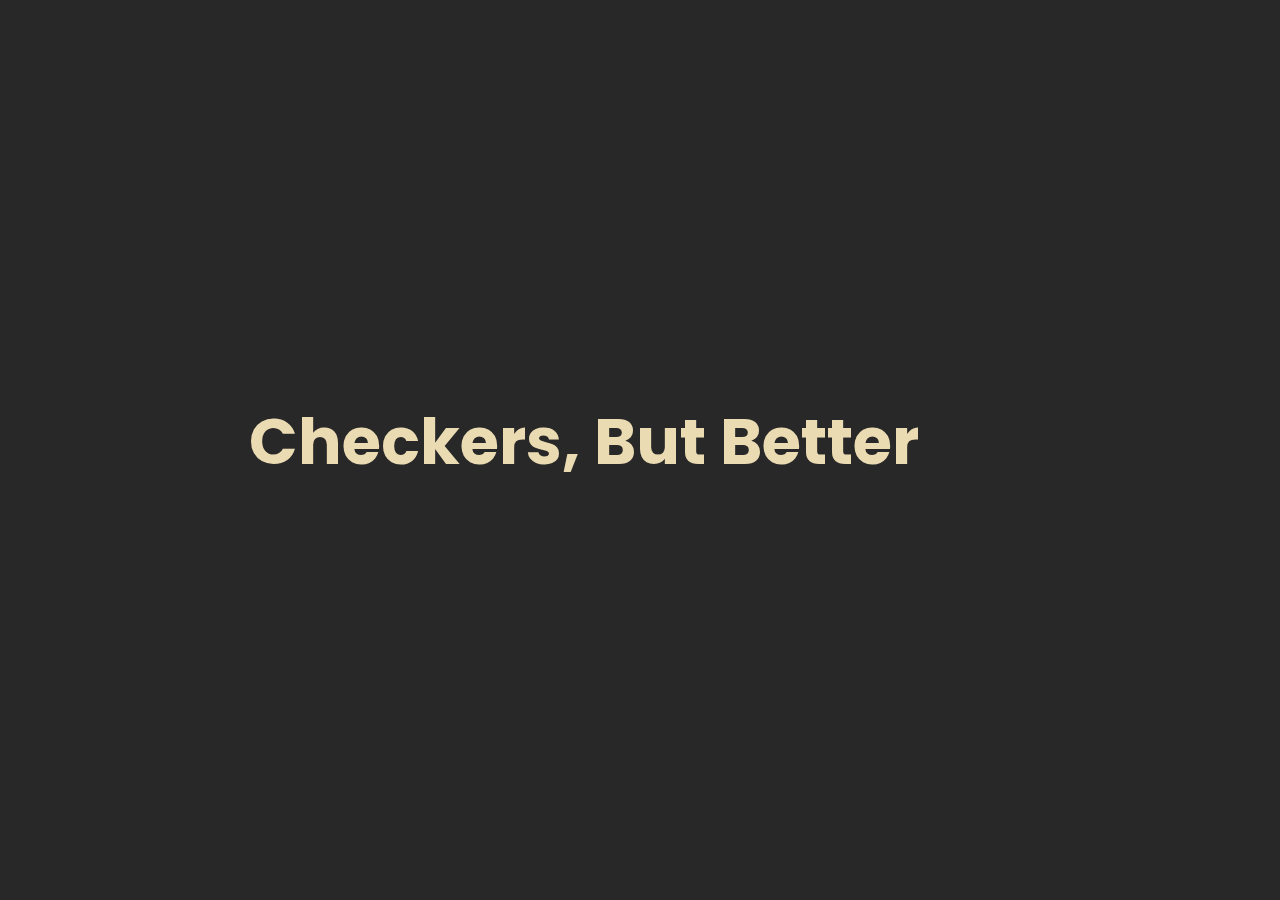
<file: index.html>
<!DOCTYPE html>
<html lang="en">
<head>
    <meta charset="UTF-8">
    <meta name="viewport" content="width=device-width, initial-scale=1.0">
    <title>Checkers, But Better</title>
    <link rel="stylesheet" href="styles.css">
    <link rel="stylesheet" href="https://cdnjs.cloudflare.com/ajax/libs/font-awesome/6.5.0/css/all.min.css">
</head>
<body>
    <section id="home" class="hero">
        <div class="hero-content fade-in">
            <div class="title-container">
                <h1>Checkers, But Better</h1>
                <a href="checkerboard.html" class="start-button">Start</a>
            </div>
        </div>
    </section>
</body>
</html>
</file>
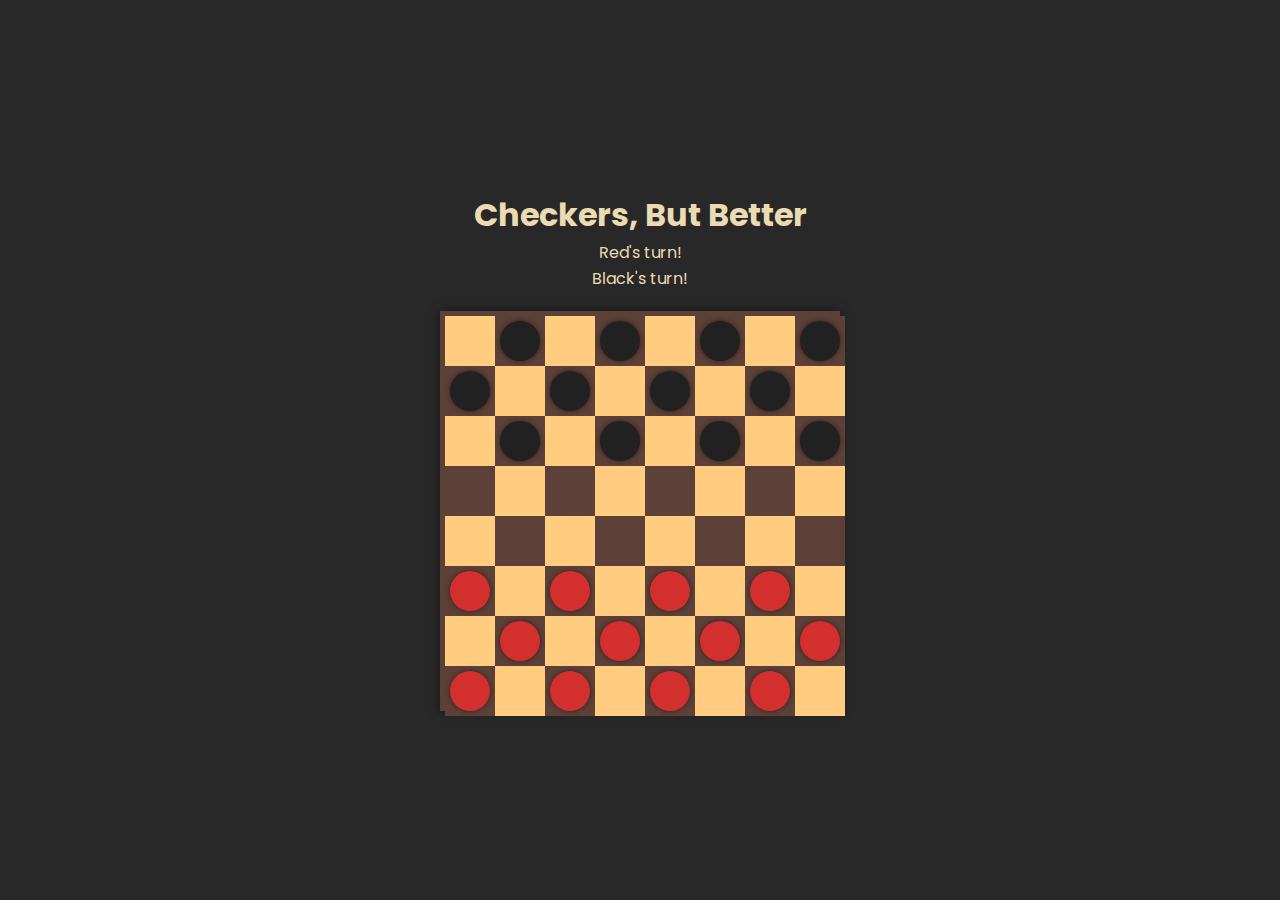
<file: checkerboard.html>
<!DOCTYPE html>
<html lang="en">
<head>
    <meta charset="UTF-8">
    <meta name="viewport" content="width=device-width, initial-scale=1.0">
    <title>Checkers, But Better</title>
    <link rel="stylesheet" href="styles.css">
    <link rel="stylesheet" href="checkerboard.css">
    <style>
        .checkers-container {
            display: flex;
            flex-direction: column;
            align-items: center;
            padding: 20px;
        }
        
        .game-info {
            margin-bottom: 20px;
            text-align: center;
        }
        
        .piece {
            width: 40px;
            height: 40px;
            border-radius: 50%;
            margin: 5px;
            cursor: pointer;
            transition: all 0.2s;
        }
        
        .red-piece {
            background-color: #d32f2f;
            box-shadow: 0 0 5px rgba(0, 0, 0, 0.5);
        }
        
        .black-piece {
            background-color: #212121;
            box-shadow: 0 0 5px rgba(0, 0, 0, 0.5);
        }
        
        .king::after {
            content: '♔';
            display: flex;
            justify-content: center;
            align-items: center;
            font-size: 24px;
            color: #fff;
        }
        
        .black-piece.king::after {
            color: #ffcc80;
        }
        
        .square.highlight {
            background-color: rgba(255, 255, 0, 0.3);
        }
    </style>
</head>
<body>
    <div class="checkers-container">
        <div class="game-info">
            <h1>Checkers, But Better</h1>
            <p>Red's turn!</p>
            <p>Black's turn!</p>
        </div>
        
        <div class="checkerboard">
            <!-- Row 1 -->
            <div class="square light"></div>
            <div class="square dark"><div class="piece black-piece"></div></div>
            <div class="square light"></div>
            <div class="square dark"><div class="piece black-piece"></div></div>
            <div class="square light"></div>
            <div class="square dark"><div class="piece black-piece"></div></div>
            <div class="square light"></div>
            <div class="square dark"><div class="piece black-piece"></div></div>
            
            <!-- Row 2 -->
            <div class="square dark"><div class="piece black-piece"></div></div>
            <div class="square light"></div>
            <div class="square dark"><div class="piece black-piece"></div></div>
            <div class="square light"></div>
            <div class="square dark"><div class="piece black-piece"></div></div>
            <div class="square light"></div>
            <div class="square dark"><div class="piece black-piece"></div></div>
            <div class="square light"></div>
            
            <!-- Row 3 -->
            <div class="square light"></div>
            <div class="square dark"><div class="piece black-piece"></div></div>
            <div class="square light"></div>
            <div class="square dark"><div class="piece black-piece"></div></div>
            <div class="square light"></div>
            <div class="square dark"><div class="piece black-piece"></div></div>
            <div class="square light"></div>
            <div class="square dark"><div class="piece black-piece"></div></div>
            
            <!-- Row 4 -->
            <div class="square dark"></div>
            <div class="square light"></div>
            <div class="square dark"></div>
            <div class="square light"></div>
            <div class="square dark"></div>
            <div class="square light"></div>
            <div class="square dark"></div>
            <div class="square light"></div>
            
            <!-- Row 5 -->
            <div class="square light"></div>
            <div class="square dark"></div>
            <div class="square light"></div>
            <div class="square dark"></div>
            <div class="square light"></div>
            <div class="square dark"></div>
            <div class="square light"></div>
            <div class="square dark"></div>
            
            <!-- Row 6 -->
            <div class="square dark"><div class="piece red-piece"></div></div>
            <div class="square light"></div>
            <div class="square dark"><div class="piece red-piece"></div></div>
            <div class="square light"></div>
            <div class="square dark"><div class="piece red-piece"></div></div>
            <div class="square light"></div>
            <div class="square dark"><div class="piece red-piece"></div></div>
            <div class="square light"></div>
            
            <!-- Row 7 -->
            <div class="square light"></div>
            <div class="square dark"><div class="piece red-piece"></div></div>
            <div class="square light"></div>
            <div class="square dark"><div class="piece red-piece"></div></div>
            <div class="square light"></div>
            <div class="square dark"><div class="piece red-piece"></div></div>
            <div class="square light"></div>
            <div class="square dark"><div class="piece red-piece"></div></div>
            
            <!-- Row 8 -->
            <div class="square dark"><div class="piece red-piece"></div></div>
            <div class="square light"></div>
            <div class="square dark"><div class="piece red-piece"></div></div>
            <div class="square light"></div>
            <div class="square dark"><div class="piece red-piece"></div></div>
            <div class="square light"></div>
            <div class="square dark"><div class="piece red-piece"></div></div>
            <div class="square light"></div>
        </div>
    </div>
    <script src="movement.js"></script>
</body>
</html>
</file>
<file: styles.css>
@import url("https://fonts.googleapis.com/css2?family=Poppins:wght@300;400;500;600;700&display=swap");

:root {
    --primary-color: #282828;
    --secondary-color: #3c3836;
    --text-color: #ebdbb2;
    --gruvbox-green: #98971a;
    --highlight-color: #fabd2f; /* Adding a highlight color */
}

* {
    margin: 0;
    padding: 0;
    box-sizing: border-box;
    scroll-behavior: smooth;
}

body {
    font-family: 'Poppins', sans-serif;
    line-height: 1.6;
    color: var(--text-color);
    background-color: var(--primary-color);
    overflow-x: hidden;
}

.container {
    width: 100%;
    min-height: 100vh;
    overflow: hidden;
}

h1, h2, h3 {
    font-weight: 700;
}

a {
    text-decoration: none;
    color: inherit;
    transition: var(--transition);
}

/* Hero */
.hero {
    height: 100vh;
    display: flex;
    align-items:center;
    justify-content: center;
    padding: 0 5%;
    position: relative;
}

.hero-content {
    text-align: center;
    max-width: 800px;
    width: 100%;
}

.hero h1 {
    font-size: 4rem;
    margin-bottom: 1rem;
    color: var(--text-color);
    animation: fadeIn 1.5s ease forwards;
}

.hero p {
    font-size: 1.2rem;
    margin-bottom: 2.5rem;
    opacity: 0;
}

.title-container {
    display: flex;
    align-items: center;
    justify-content: center;
    gap: 2rem;
    flex-wrap: wrap;
}

.start-button {
    display: inline-block;
    font-size: 2rem;
    color: var(--text-color);
    font-weight: 600;
    cursor: pointer;
    transition: color 0.5s ease, transform 0.3s ease;
    animation: fadeIn 1.5s ease forwards;
    opacity: 0;
    /* Removed padding, background-color, border-radius, and border properties */
}

.start-button:hover {
    color: var(--gruvbox-green);
    transform: scale(1.05);
    /* Removed background-color change on hover */
}

@keyframes fadeIn {
    0% {
        opacity: 0;
    }
    100% {
        opacity: 1;
    }
}

/* Selected piece styling */
.piece.selected {
    transform: scale(1.15);
    box-shadow: 0 0 8px var(--highlight-color), 0 0 12px var(--highlight-color);
    z-index: 10;
}

.square.highlight {
    box-shadow: inset 0 0 10px var(--highlight-color);
}
</file>
<file: checkerboard.css>
body {
    display: flex;
    justify-content: center;
    align-items: center;
    height: 100vh;
    margin: 0;
    background-color: #282828;
}

.checkerboard {
    display: grid;
    grid-template-columns: repeat(8, 50px);
    grid-template-rows: repeat(8, 50px);
    width: 400px;
    height: 400px;
    border: 5px solid #5d4037;
    box-shadow: 0 0 10px rgba(0, 0, 0, 0.5);
}

.square {
    width: 50px;
    height: 50px;
}

.light {
    background-color: #ffcc80; /* Light brown */
}

.dark {
    background-color: #5d4037; /* Dark brown */
}
</file>
